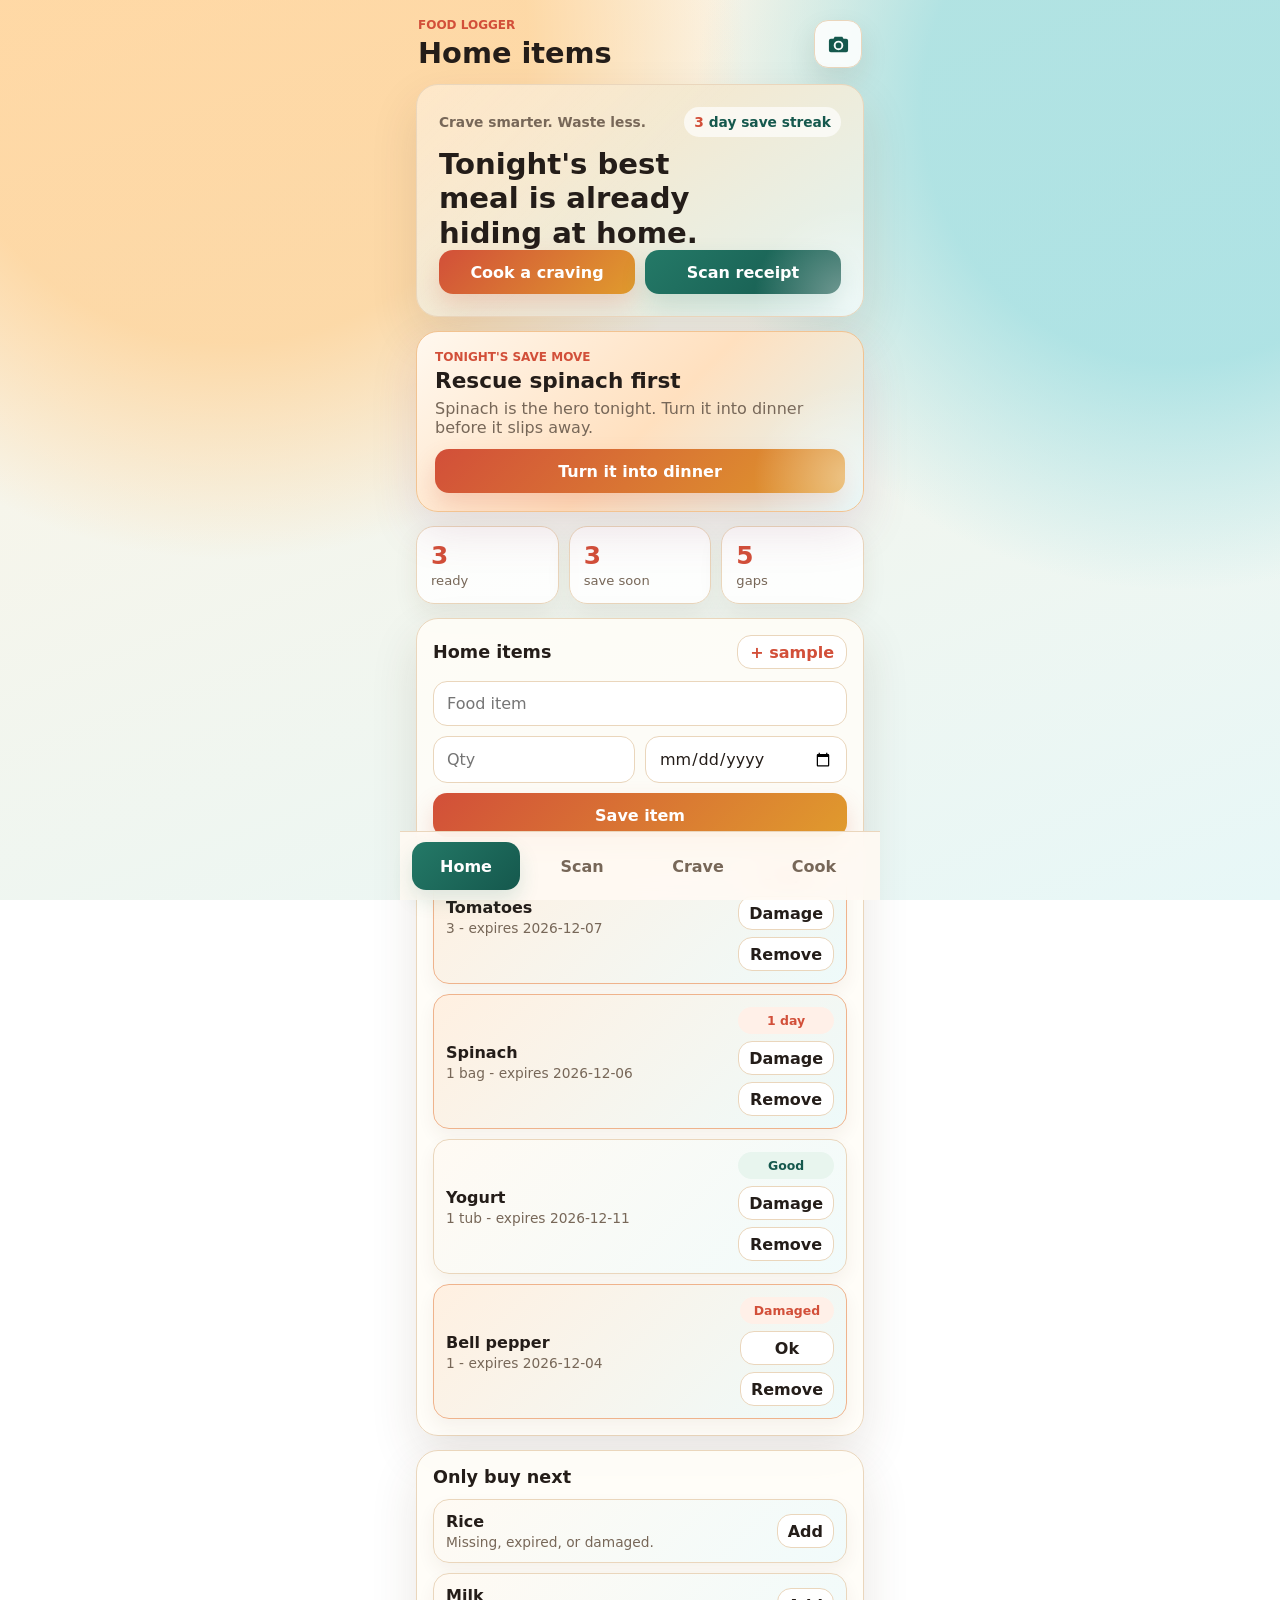
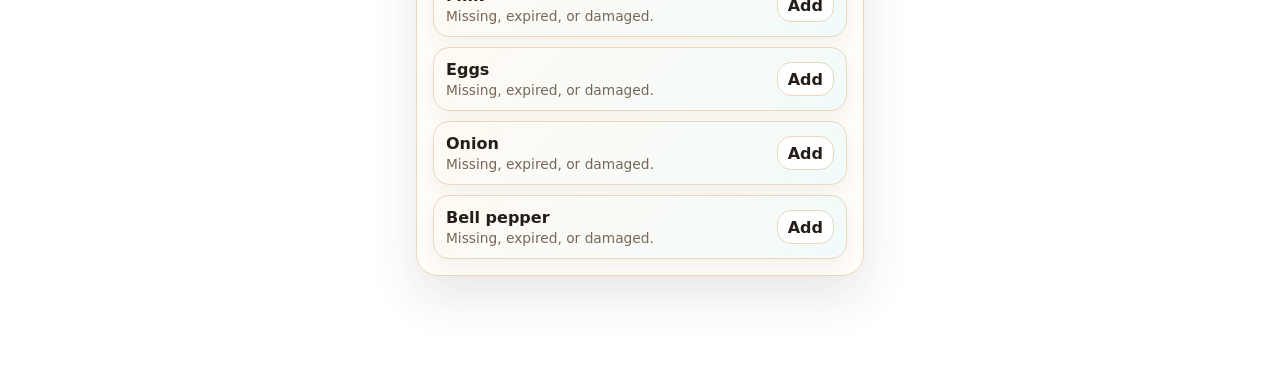
<file: index.html>
<!doctype html>
<html lang="en">
  <head>
    <meta charset="utf-8" />
    <meta name="viewport" content="width=device-width, initial-scale=1, viewport-fit=cover" />
    <title>Food logger Mobile</title>
    <link rel="stylesheet" href="styles.css" />
  </head>
  <body>
    <main class="phone-app">
      <header class="app-header">
        <div>
          <p class="eyebrow">Food logger</p>
          <h1 id="screenTitle">Home items</h1>
        </div>
        <button id="quickScanBtn" class="icon-btn" type="button" aria-label="Open scanner">
          <svg viewBox="0 0 24 24" aria-hidden="true"><path d="M8 4 6.8 6H4a2 2 0 0 0-2 2v10a2 2 0 0 0 2 2h16a2 2 0 0 0 2-2V8a2 2 0 0 0-2-2h-2.8L16 4H8Zm4 14a5 5 0 1 1 0-10 5 5 0 0 1 0 10Zm0-2a3 3 0 1 0 0-6 3 3 0 0 0 0 6Z" /></svg>
        </button>
      </header>

      <section id="home" class="screen is-active">
        <section class="hero">
          <div class="hero-topline">
            <p>Crave smarter. Waste less.</p>
            <span><strong id="streakCount">3</strong> day save streak</span>
          </div>
          <h2>Tonight's best meal is already hiding at home.</h2>
          <div class="hero-actions">
            <button id="cookNowBtn" class="primary" type="button">Cook a craving</button>
            <button id="scanNowBtn" class="secondary" type="button">Scan receipt</button>
          </div>
        </section>

        <section class="priority-card">
          <p class="eyebrow">Tonight's save move</p>
          <h2 id="saveMoveTitle">Rescue spinach first</h2>
          <p id="saveMoveText">Use your closest-to-expiry food before buying more.</p>
          <button id="saveMoveBtn" class="primary full" type="button">Turn it into dinner</button>
        </section>

        <section class="stats">
          <article><strong id="homeCount">0</strong><span>ready</span></article>
          <article><strong id="soonCount">0</strong><span>save soon</span></article>
          <article><strong id="gapCount">0</strong><span>gaps</span></article>
        </section>

        <section class="card">
          <div class="section-head">
            <h2>Home items</h2>
            <button id="addSampleBtn" class="tiny" type="button">+ sample</button>
          </div>
          <form id="mobileAddForm" class="stack-form">
            <input id="mobileItemName" placeholder="Food item" required />
            <div class="form-row">
              <input id="mobileItemQty" placeholder="Qty" required />
              <input id="mobileItemDate" type="date" required />
            </div>
            <button class="primary" type="submit">Save item</button>
          </form>
          <div id="homeItems" class="list"></div>
        </section>

        <section class="card">
          <h2>Only buy next</h2>
          <div id="buyList" class="list"></div>
        </section>
      </section>

      <section id="scan" class="screen">
        <section class="card scanner-card">
          <h2>Camera scanner</h2>
          <div class="camera-frame">
            <video id="cameraPreview" autoplay playsinline muted hidden></video>
            <canvas id="receiptCanvas" hidden></canvas>
            <div id="cameraPlaceholder" class="camera-placeholder">
              <svg viewBox="0 0 24 24" aria-hidden="true"><path d="M8 4 6.8 6H4a2 2 0 0 0-2 2v10a2 2 0 0 0 2 2h16a2 2 0 0 0 2-2V8a2 2 0 0 0-2-2h-2.8L16 4H8Zm4 14a5 5 0 1 1 0-10 5 5 0 0 1 0 10Z" /></svg>
              <span>Open camera or add receipt photo</span>
            </div>
          </div>
          <div class="button-grid">
            <button id="openCameraBtn" class="secondary" type="button">Open camera</button>
            <button id="captureBtn" class="primary" type="button" disabled>Capture</button>
            <button id="closeCameraBtn" class="ghost" type="button" disabled>Close</button>
          </div>
          <label class="file-button">
            <input id="receiptImage" type="file" accept="image/*" capture="environment" />
            Add receipt photo
          </label>
        </section>

        <section class="card">
          <h2>Receipt text</h2>
          <textarea id="receiptText" rows="7">Tomatoes 4
Spinach 1 bag
Yogurt 2
Rice 5 lb</textarea>
          <button id="parseReceiptBtn" class="primary full" type="button">Review groceries</button>
        </section>

        <section class="card">
          <h2>Quick check</h2>
          <div id="reviewList" class="list"></div>
        </section>
      </section>

      <section id="crave" class="screen">
        <section class="card">
          <div class="section-head">
            <h2>Pick cravings</h2>
            <button id="refreshIdeasBtn" class="tiny" type="button">remix</button>
          </div>
          <div id="ideaGrid" class="idea-grid"></div>
        </section>
        <section class="card">
          <h2>Craving basket</h2>
          <div id="basketList" class="list"></div>
          <button id="makeRecipeBtn" class="primary full" type="button">Generate recipe</button>
        </section>
      </section>

      <section id="cook" class="screen">
        <section class="card">
          <h2>Flavor mood</h2>
          <div id="cultureTabs" class="chips">
            <button class="chip is-selected" data-culture="Indian">Indian</button>
            <button class="chip" data-culture="Western">Western</button>
            <button class="chip" data-culture="Mexican">Mexican</button>
            <button class="chip" data-culture="Italian">Italian</button>
            <button class="chip" data-culture="Japanese">Japanese</button>
            <button class="chip" data-culture="Mediterranean">Mediterranean</button>
          </div>
        </section>
        <section class="recipe-card">
          <p class="eyebrow">Fresh idea</p>
          <h2 id="recipeName">Garden masala bowl</h2>
          <p id="recipeIntro">Choose cravings to generate a cozy recipe.</p>
          <ol id="recipeSteps"></ol>
          <div class="recipe-actions">
            <button id="anotherRecipeBtn" class="primary full" type="button">Another idea</button>
            <button id="clearBasketBtn" class="ghost full" type="button">Clear cravings</button>
          </div>
        </section>
      </section>

      <nav class="bottom-nav" aria-label="Mobile navigation">
        <button class="nav-item is-active" data-screen="home" type="button">Home</button>
        <button class="nav-item" data-screen="scan" type="button">Scan</button>
        <button class="nav-item" data-screen="crave" type="button">Crave</button>
        <button class="nav-item" data-screen="cook" type="button">Cook</button>
      </nav>
    </main>

    <div id="toast" class="toast" role="status" aria-live="polite"></div>
    <script src="app.js"></script>
  </body>
</html>
</file>
<file: styles.css>
:root {
  --ink: #241d19;
  --muted: #776758;
  --line: #ead6bc;
  --warm: #ffecd0;
  --paper: #fffaf3;
  --cool: #dff4f5;
  --leaf: #247967;
  --leaf-dark: #15584d;
  --tomato: #d24f39;
  --sun: #e09b2d;
  --berry: #8d3f66;
  --white: #ffffff;
  font-family: Inter, ui-sans-serif, system-ui, -apple-system, BlinkMacSystemFont, "Segoe UI", sans-serif;
  color: var(--ink);
}

* {
  box-sizing: border-box;
}

body {
  margin: 0;
  min-height: 100vh;
  background:
    radial-gradient(circle at 18% 5%, rgb(255 202 132 / 65%) 0 22%, transparent 38%),
    radial-gradient(circle at 92% 12%, rgb(147 219 224 / 70%) 0 18%, transparent 34%),
    linear-gradient(160deg, #fff4e4 0%, #e7f7f7 100%);
  background-attachment: fixed;
}

button,
input,
textarea {
  font: inherit;
}

button {
  border: 0;
  min-height: 44px;
  border-radius: 14px;
  font-weight: 750;
  transition: transform 140ms ease, box-shadow 140ms ease, filter 140ms ease;
}

button:active {
  transform: scale(0.97);
}

button:disabled {
  opacity: 0.55;
  transform: none;
}

svg {
  fill: currentColor;
}

.phone-app {
  width: min(100%, 480px);
  min-height: 100vh;
  margin: 0 auto;
  padding: 18px 16px 94px;
  position: relative;
}

.app-header {
  display: flex;
  align-items: center;
  justify-content: space-between;
  gap: 16px;
  padding: env(safe-area-inset-top) 2px 14px;
}

.eyebrow {
  margin: 0 0 4px;
  text-transform: uppercase;
  color: var(--tomato);
  font-size: 0.75rem;
  font-weight: 850;
  letter-spacing: 0;
}

h1,
h2,
p {
  margin: 0;
}

h1 {
  font-size: 1.8rem;
}

h2 {
  font-size: 1.1rem;
}

.icon-btn {
  width: 48px;
  height: 48px;
  display: grid;
  place-items: center;
  color: var(--leaf-dark);
  background: rgb(255 255 255 / 86%);
  border: 1px solid var(--line);
  box-shadow: 0 12px 28px rgb(57 38 20 / 10%);
}

.icon-btn svg {
  width: 23px;
}

.screen {
  display: none;
  gap: 14px;
}

.screen.is-active {
  display: grid;
}

.hero,
.card,
.recipe-card {
  border: 1px solid var(--line);
  border-radius: 22px;
  background: rgb(255 253 248 / 90%);
  box-shadow: 0 20px 48px rgb(78 53 28 / 12%);
}

.hero {
  padding: 22px;
  overflow: hidden;
  position: relative;
  background:
    linear-gradient(135deg, rgb(255 255 255 / 18%), transparent 48%),
    linear-gradient(145deg, #ffe2bc 0%, #e1f4f3 100%);
}

.hero::after,
.priority-card::after,
.recipe-card::after {
  content: "";
  position: absolute;
  inset: auto -18% -34% auto;
  width: 190px;
  height: 190px;
  border-radius: 50%;
  background: radial-gradient(circle, rgb(255 255 255 / 42%), transparent 70%);
  pointer-events: none;
}

.hero-topline,
.card p,
.meta,
.recipe-card p {
  color: var(--muted);
}

.hero-topline {
  display: flex;
  justify-content: space-between;
  align-items: center;
  gap: 12px;
  font-size: 0.86rem;
  font-weight: 800;
}

.hero-topline span {
  flex: 0 0 auto;
  border-radius: 999px;
  padding: 7px 10px;
  background: rgb(255 255 255 / 68%);
  color: var(--leaf-dark);
}

.hero-topline strong {
  color: var(--tomato);
}

.hero h2 {
  max-width: 13ch;
  font-size: 1.82rem;
  line-height: 1.18;
  margin-top: 10px;
  letter-spacing: 0;
}

.hero-actions,
.button-grid,
.form-row {
  display: grid;
  grid-template-columns: 1fr 1fr;
  gap: 10px;
}

.button-grid {
  grid-template-columns: 1fr 1fr 1fr;
  margin-top: 12px;
}

.primary {
  background: linear-gradient(135deg, var(--tomato), var(--sun));
  color: var(--white);
  box-shadow: 0 12px 24px rgb(210 79 57 / 20%);
}

.secondary {
  background: linear-gradient(135deg, var(--leaf), var(--leaf-dark));
  color: var(--white);
  box-shadow: 0 12px 24px rgb(36 121 103 / 17%);
}

.ghost,
.tiny {
  background: var(--white);
  color: var(--tomato);
  border: 1px solid var(--line);
}

.full {
  width: 100%;
  margin-top: 12px;
}

.stats {
  display: grid;
  grid-template-columns: repeat(3, 1fr);
  gap: 10px;
}

.stats article {
  background: rgb(255 255 255 / 86%);
  border: 1px solid var(--line);
  border-radius: 18px;
  padding: 14px;
  box-shadow: 0 10px 24px rgb(78 53 28 / 8%);
}

.stats strong {
  display: block;
  color: var(--tomato);
  font-size: 1.55rem;
}

.stats span {
  color: var(--muted);
  font-size: 0.82rem;
}

.card,
.recipe-card {
  padding: 16px;
  position: relative;
}

.priority-card {
  position: relative;
  overflow: hidden;
  padding: 18px;
  border: 1px solid #f2c391;
  border-radius: 22px;
  background: linear-gradient(135deg, #fff8ef 0%, #ffe0bf 52%, #dff4f5 100%);
  box-shadow: 0 18px 46px rgb(141 63 102 / 15%);
}

.priority-card h2 {
  font-size: 1.35rem;
  margin: 4px 0 6px;
}

.priority-card p:not(.eyebrow) {
  color: var(--muted);
}

.section-head {
  display: flex;
  align-items: center;
  justify-content: space-between;
  gap: 12px;
}

.tiny {
  min-height: 34px;
  padding: 0 12px;
}

.stack-form {
  display: grid;
  gap: 10px;
  margin-top: 12px;
}

input,
textarea {
  width: 100%;
  border: 1px solid var(--line);
  border-radius: 14px;
  background: var(--white);
  color: var(--ink);
  padding: 12px 13px;
}

textarea {
  resize: vertical;
}

.list {
  display: grid;
  gap: 10px;
  margin-top: 12px;
}

.row {
  display: grid;
  grid-template-columns: minmax(0, 1fr) auto;
  align-items: center;
  gap: 10px;
  padding: 12px;
  border: 1px solid var(--line);
  border-radius: 16px;
  background: linear-gradient(135deg, #fffaf3, #f1fbfb);
  box-shadow: 0 8px 18px rgb(78 53 28 / 6%);
}

.row.is-urgent {
  border-color: #efb38c;
  background: linear-gradient(135deg, #fff0e1, #eefafa);
}

.row strong {
  display: block;
}

.meta {
  font-size: 0.86rem;
  margin-top: 3px;
}

.row-actions {
  display: grid;
  gap: 7px;
}

.pill {
  display: inline-flex;
  justify-content: center;
  min-width: 74px;
  padding: 6px 10px;
  border-radius: 999px;
  font-size: 0.78rem;
  font-weight: 800;
}

.ok {
  background: #e8f5ee;
  color: var(--leaf-dark);
}

.risk {
  background: #fff0e8;
  color: var(--tomato);
}

.mini-btn {
  min-height: 34px;
  padding: 0 10px;
  background: var(--white);
  color: var(--ink);
  border: 1px solid var(--line);
}

.camera-frame {
  position: relative;
  display: grid;
  place-items: center;
  min-height: 260px;
  overflow: hidden;
  margin-top: 12px;
  border-radius: 20px;
  border: 1px dashed #9fbec5;
  background:
    linear-gradient(145deg, var(--warm), var(--cool));
  box-shadow: inset 0 0 0 1px rgb(255 255 255 / 50%);
}

.camera-frame video {
  width: 100%;
  height: 100%;
  min-height: 260px;
  object-fit: cover;
}

.camera-placeholder {
  display: grid;
  place-items: center;
  gap: 10px;
  color: var(--leaf-dark);
  text-align: center;
  padding: 22px;
  font-weight: 800;
}

.camera-placeholder svg {
  width: 54px;
}

.file-button {
  display: flex;
  justify-content: center;
  align-items: center;
  min-height: 46px;
  margin-top: 10px;
  border-radius: 14px;
  border: 1px solid var(--line);
  background: var(--white);
  font-weight: 800;
}

.file-button input {
  position: absolute;
  width: 1px;
  height: 1px;
  opacity: 0;
}

.idea-grid {
  display: grid;
  grid-template-columns: 1fr 1fr;
  gap: 10px;
  margin-top: 12px;
}

.idea {
  min-height: 88px;
  padding: 12px;
  text-align: left;
  color: var(--ink);
  background: linear-gradient(145deg, #fff7ed, #eaf7f6);
  border: 1px solid var(--line);
  position: relative;
  overflow: hidden;
  box-shadow: 0 10px 22px rgb(78 53 28 / 8%);
}

.idea::after {
  content: "tap";
  position: absolute;
  right: 10px;
  bottom: 8px;
  color: rgb(119 103 88 / 42%);
  font-size: 0.74rem;
  text-transform: uppercase;
  font-weight: 900;
}

.chips {
  display: flex;
  gap: 8px;
  overflow-x: auto;
  padding: 12px 0 2px;
}

.chip {
  flex: 0 0 auto;
  padding: 0 14px;
  color: var(--ink);
  background: var(--white);
  border: 1px solid var(--line);
}

.chip.is-selected {
  background: var(--leaf);
  color: var(--white);
  border-color: var(--leaf);
}

.recipe-card {
  overflow: hidden;
  background:
    linear-gradient(135deg, rgb(255 255 255 / 18%), transparent 40%),
    linear-gradient(145deg, #ffe3bf 0%, #ecfafa 100%);
  border-color: #f0c28c;
}

.recipe-card h2 {
  font-size: 1.78rem;
  line-height: 1.12;
  margin-bottom: 8px;
}

.recipe-card ol {
  margin: 14px 0 0;
  padding-left: 22px;
  color: var(--muted);
}

.recipe-card li {
  margin-bottom: 10px;
}

.recipe-actions {
  display: grid;
  grid-template-columns: 1fr 1fr;
  gap: 10px;
}

.bottom-nav {
  position: fixed;
  left: 50%;
  bottom: 0;
  transform: translateX(-50%);
  width: min(100%, 480px);
  display: grid;
  grid-template-columns: repeat(4, 1fr);
  gap: 8px;
  padding: 10px 12px calc(10px + env(safe-area-inset-bottom));
  background: rgb(255 250 243 / 90%);
  border-top: 1px solid var(--line);
  backdrop-filter: blur(12px);
}

.nav-item {
  min-height: 48px;
  color: var(--muted);
  background: transparent;
}

.nav-item.is-active {
  color: var(--white);
  background: linear-gradient(135deg, var(--leaf), var(--leaf-dark));
  box-shadow: 0 10px 20px rgb(36 121 103 / 15%);
}

.toast {
  position: fixed;
  left: 50%;
  bottom: 82px;
  transform: translateX(-50%) translateY(18px);
  width: min(92%, 420px);
  padding: 12px 14px;
  border-radius: 14px;
  background: var(--ink);
  color: var(--white);
  opacity: 0;
  text-align: center;
  transition: 180ms ease;
  pointer-events: none;
}

.toast.is-visible {
  opacity: 1;
  transform: translateX(-50%) translateY(0);
}

@media (max-width: 360px) {
  .hero-actions,
  .button-grid,
  .form-row {
    grid-template-columns: 1fr;
  }

  .idea-grid {
    grid-template-columns: 1fr;
  }

  .recipe-actions {
    grid-template-columns: 1fr;
  }
}
</file>
